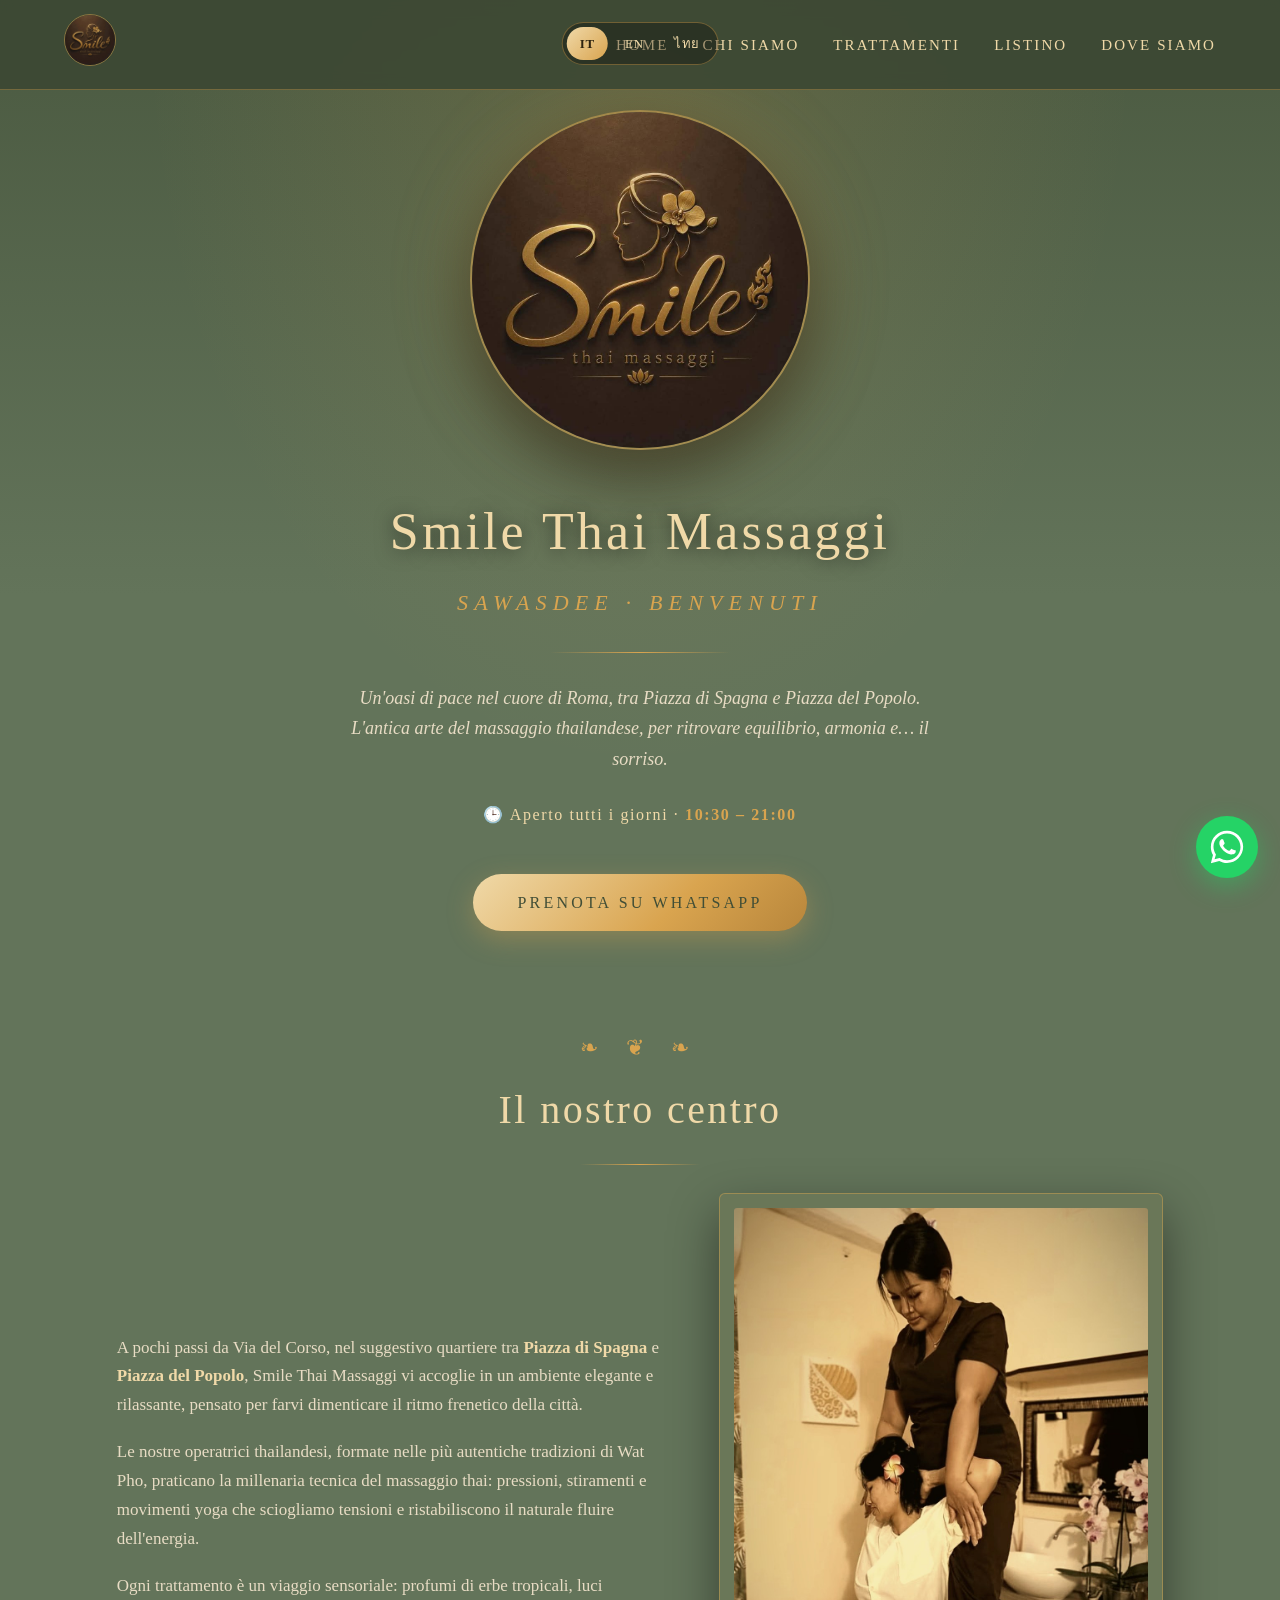
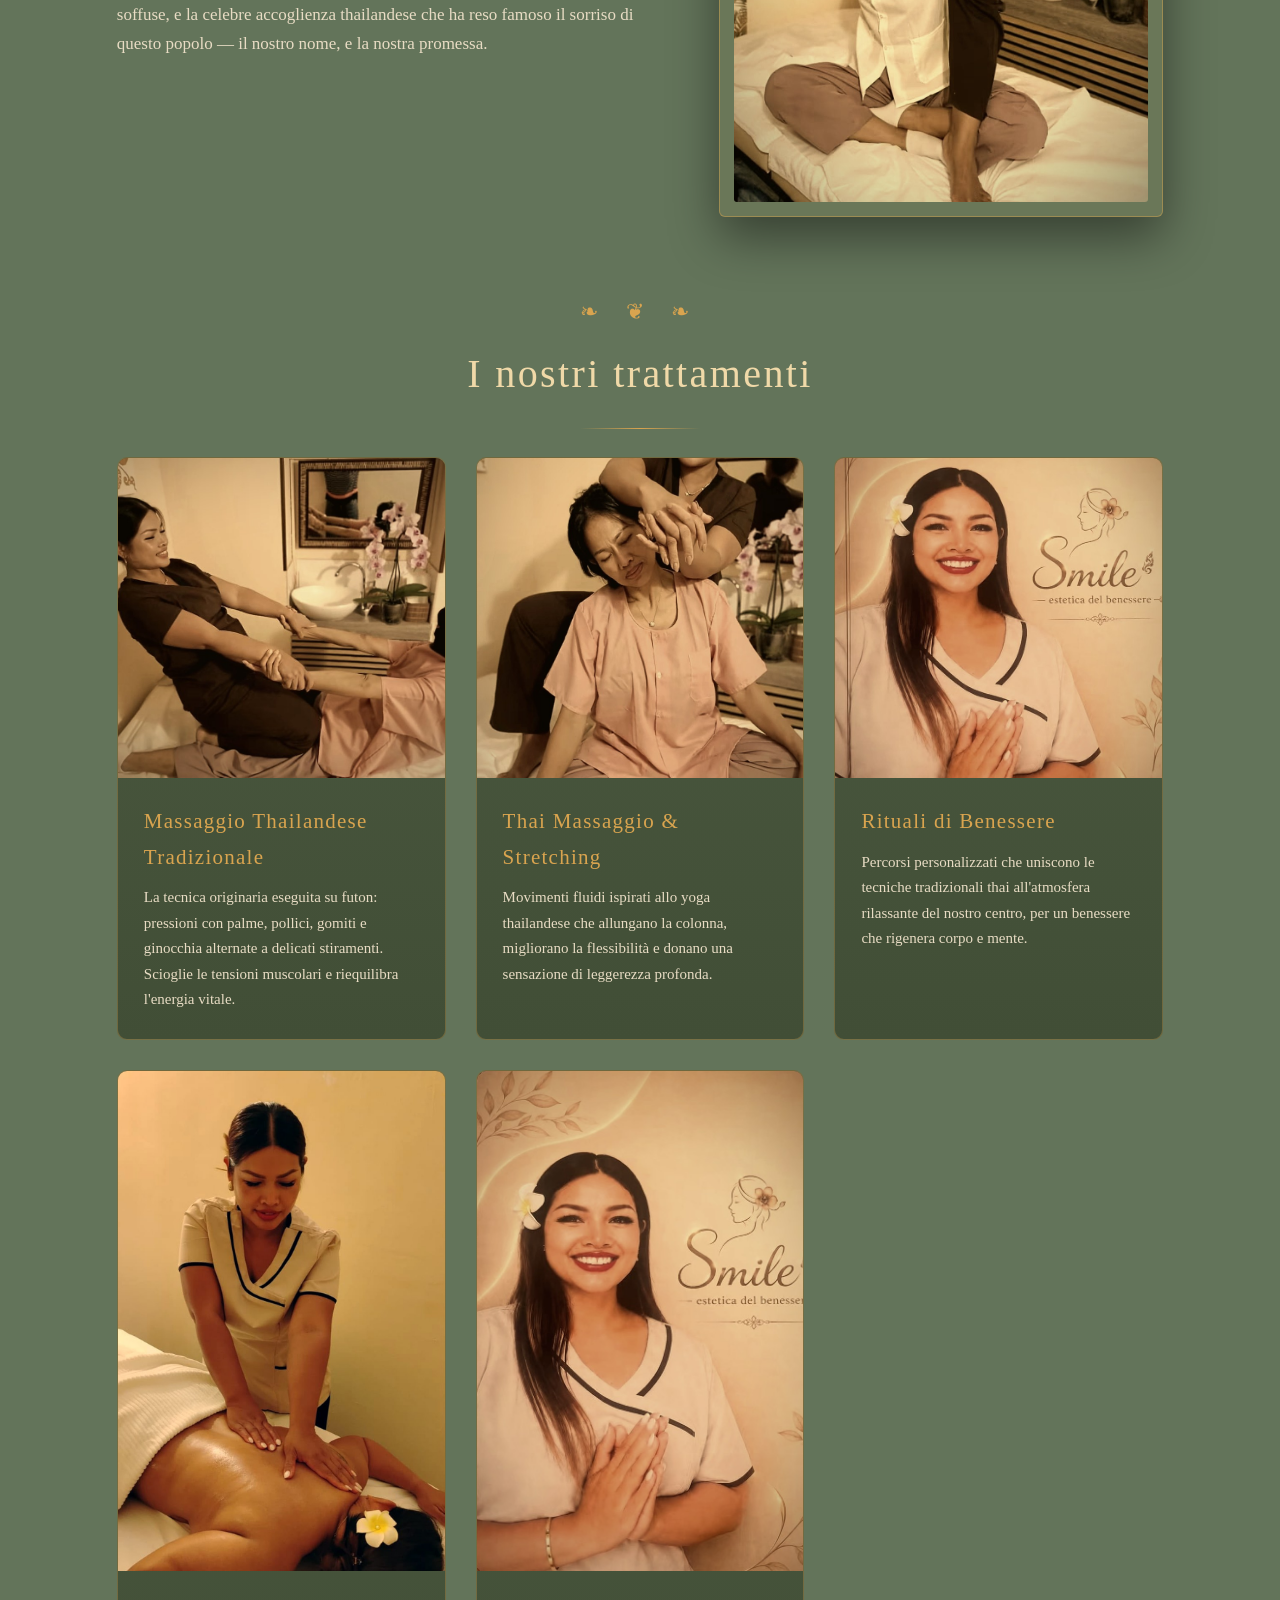
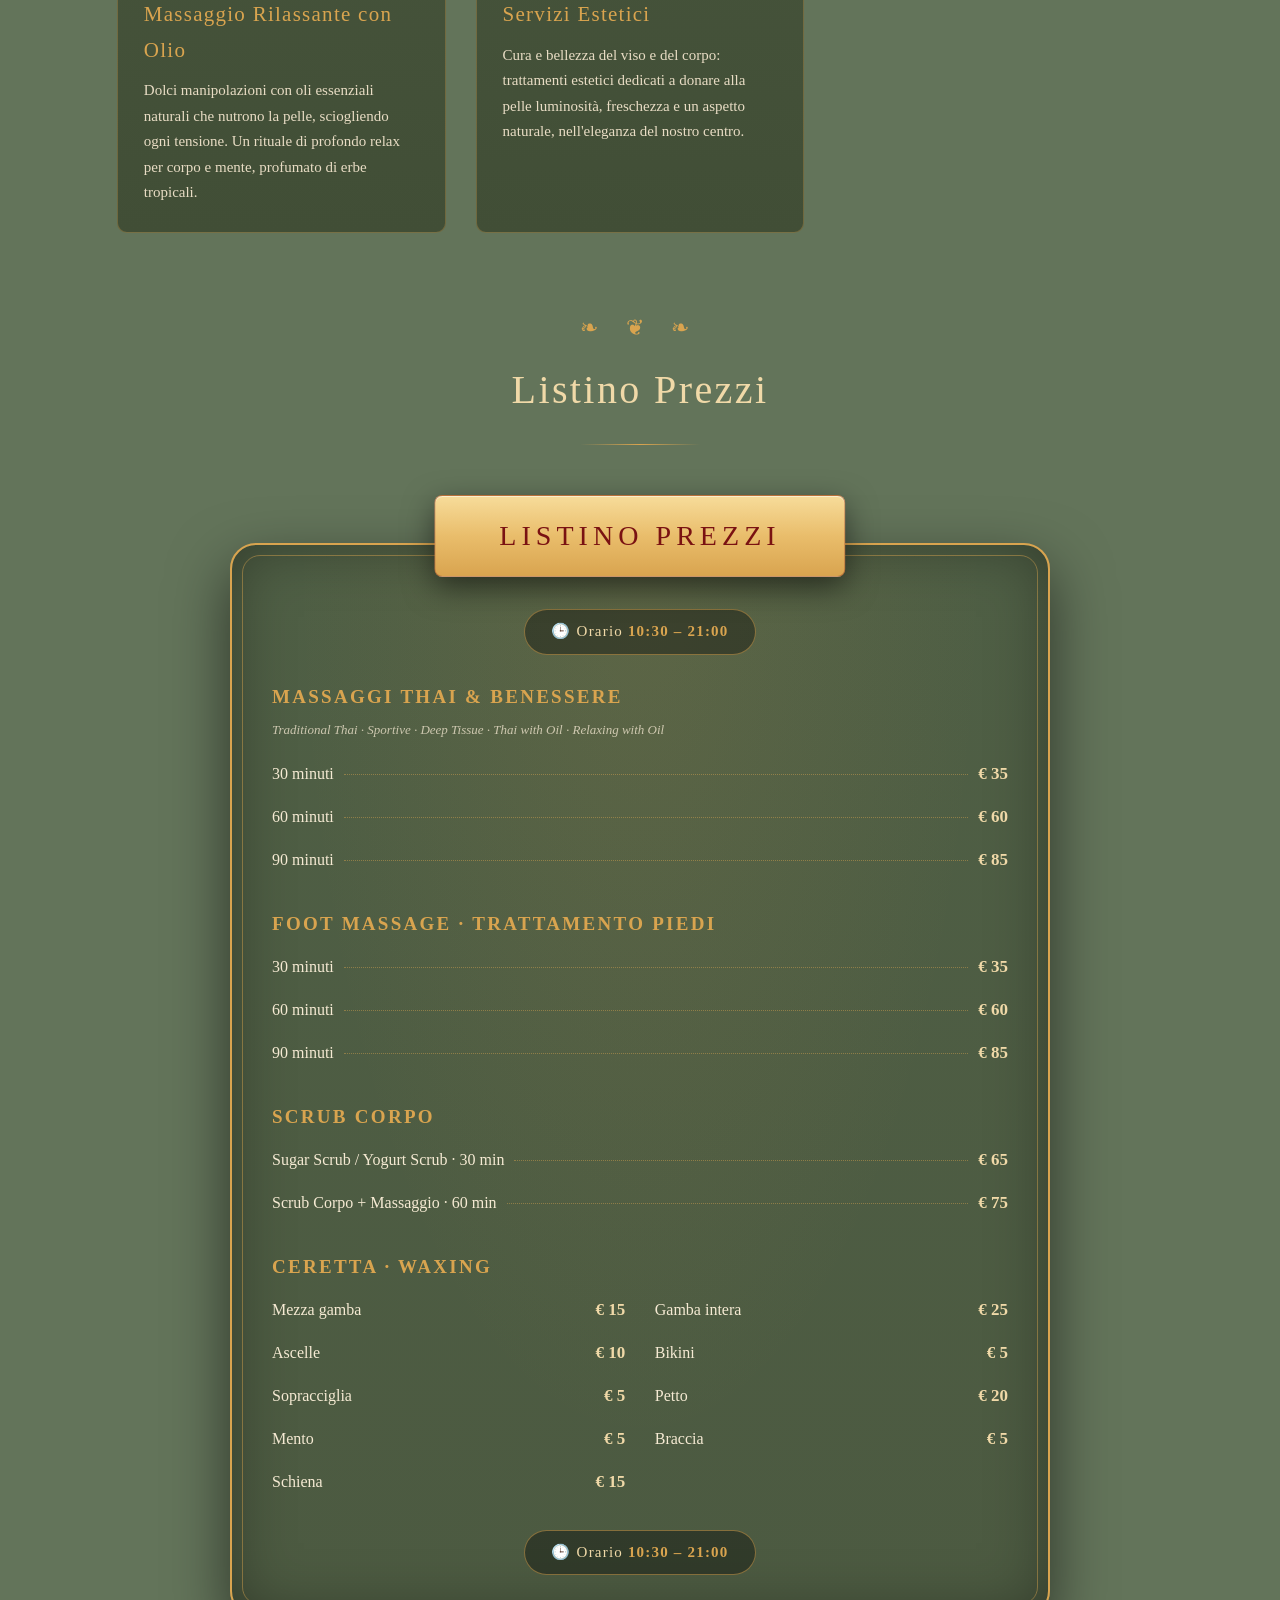
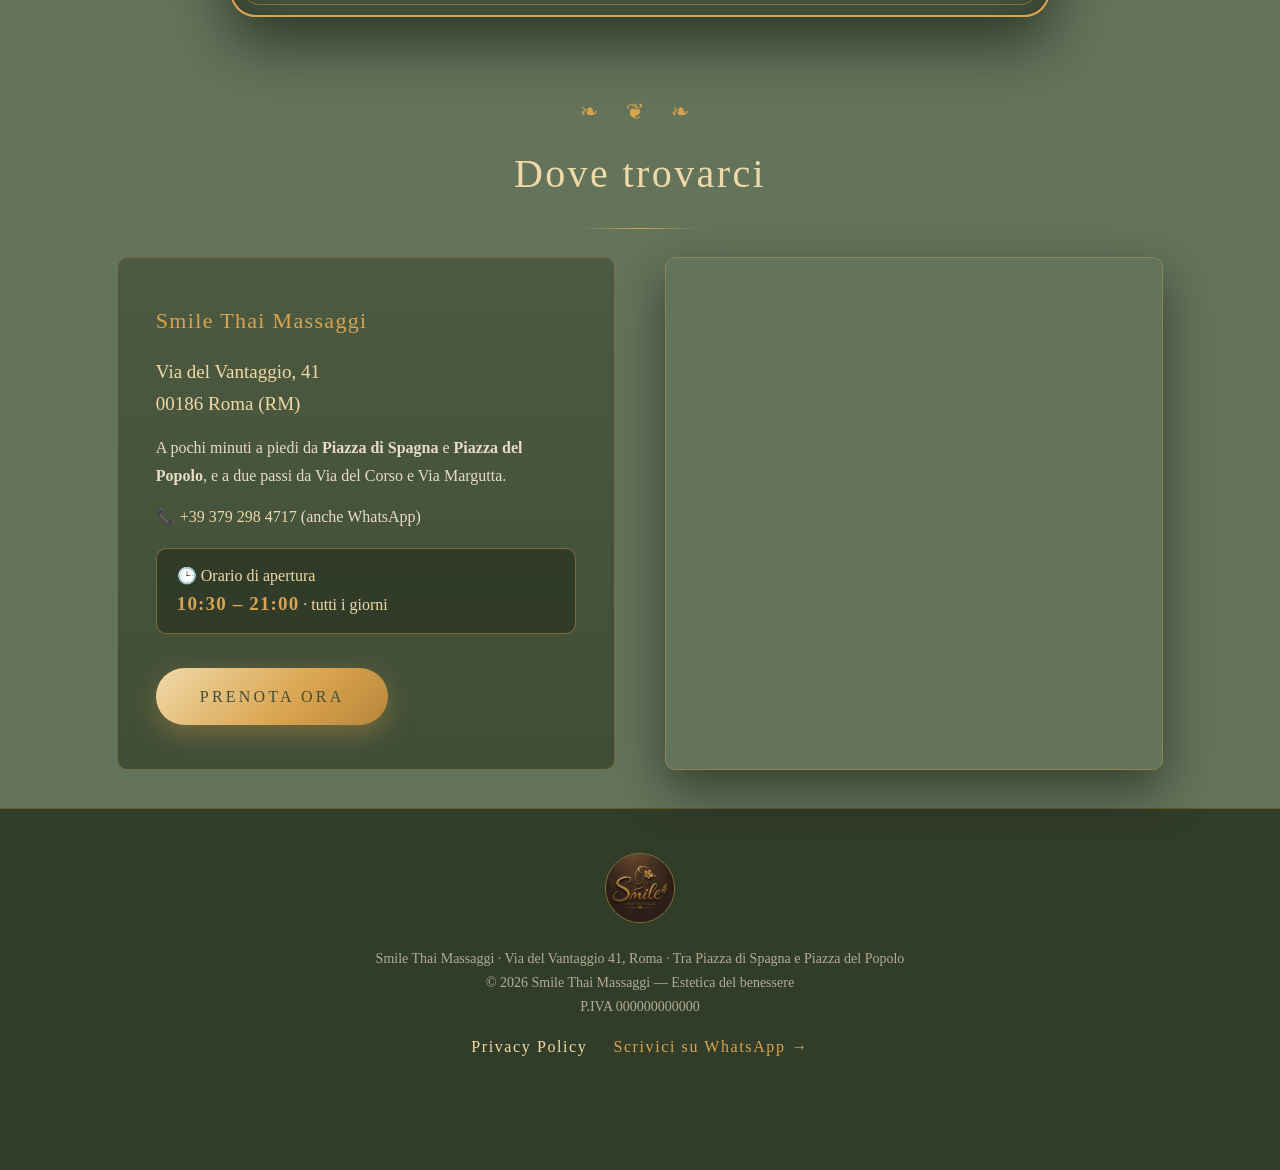
<file: index.html>
<!DOCTYPE html>
<html lang="it">
<head>
<meta charset="UTF-8">
<meta name="viewport" content="width=device-width, initial-scale=1.0">
<title>Smile — Thai Massaggi · Roma · Via del Vantaggio 41</title>
<meta name="description" content="Smile Thai Massaggi: autentico massaggio thailandese nel cuore di Roma, tra Piazza di Spagna e Piazza del Popolo. Via del Vantaggio 41.">
<!-- Torna sempre all'italiano: cancella i cookie di traduzione PRIMA che il widget di Google si inizializzi (salvo scelta diversa già salvata) -->
<script>
(function(){
  try{
    var p = localStorage.getItem('smileLingua');
    if(!p || p === 'it'){
      var h = location.hostname, vs = [';path=/'];
      if(h){ vs.push(';path=/;domain=' + h); vs.push(';path=/;domain=.' + h); }
      for(var i = 0; i < vs.length; i++){
        document.cookie = 'googtrans=;expires=Thu, 01 Jan 1970 00:00:00 UTC' + vs[i];
      }
    }
  }catch(e){}
})();
</script>
<link rel="stylesheet" href="css/style.css">
</head>
<body>

<nav>
  <a href="#top"><img src="img/logo.jpg" alt="Logo Smile Thai Massaggi"></a>
  <ul>
    <li><a href="#top">Home</a></li>
    <li><a href="#chi-siamo">Chi Siamo</a></li>
    <li><a href="#trattamenti">Trattamenti</a></li>
    <li><a href="#listino">Listino</a></li>
    <li><a href="#dove-siamo">Dove Siamo</a></li>
  </ul>
</nav>
<div class="lang-switch" id="langSwitch">
  <button data-lang="it" class="attivo">IT</button>
  <button data-lang="en">EN</button>
  <button data-lang="th">ไทย</button>
</div>
<button class="hamburger" id="hamburger" aria-label="Apri menu" aria-expanded="false">
  <span></span><span></span><span></span>
</button>
<div class="menu-mobile" id="menuMobile">
  <a href="#top">Home</a>
  <a href="#chi-siamo">Chi Siamo</a>
  <a href="#trattamenti">Trattamenti</a>
  <a href="#listino">Listino</a>
  <a href="#dove-siamo">Dove Siamo</a>
  <a href="https://wa.me/393792984717?text=Buongiorno%2C%20vorrei%20prenotare%20un%20massaggio%20presso%20Smile%20Thai%20Massaggi." target="_blank" rel="noopener" class="menu-wa">Prenota su WhatsApp</a>
</div>

<!-- HERO -->
<header class="hero" id="top">
  <img class="logo" src="img/logo.jpg" alt="Smile Thai Massaggi">
  <h1>Smile Thai Massaggi</h1>
  <p class="sawatdee">Sawasdee · Benvenuti</p>
  <div class="divider"></div>
  <p style="max-width:620px;font-size:18px;font-style:italic;">
    Un'oasi di pace nel cuore di Roma, tra Piazza di Spagna e Piazza del Popolo.
    L'antica arte del massaggio thailandese, per ritrovare equilibrio, armonia e… il sorriso.
  </p>
  <p class="orario-hero">🕒 Aperto tutti i giorni · <strong>10:30 – 21:00</strong></p>
  <a class="cta" href="https://wa.me/393792984717?text=Buongiorno%2C%20vorrei%20prenotare%20un%20massaggio%20presso%20Smile%20Thai%20Massaggi." target="_blank" rel="noopener">Prenota su WhatsApp</a>
</header>

<!-- CHI SIAMO -->
<section id="chi-siamo" class="fade-in">
  <div class="sez-titolo">
    <div class="orn">❧ ❦ ❧</div>
    <h2>Il nostro centro</h2>
    <div class="line"></div>
  </div>
  <div class="chi-siamo">
    <div>
      <p>
        A pochi passi da Via del Corso, nel suggestivo quartiere tra <strong style="color:var(--gold-light);">Piazza di Spagna</strong> e
        <strong style="color:var(--gold-light);">Piazza del Popolo</strong>, Smile Thai Massaggi vi accoglie in un ambiente elegante e rilassante,
        pensato per farvi dimenticare il ritmo frenetico della città.
      </p>
      <p>
        Le nostre operatrici thailandesi, formate nelle più autentiche tradizioni di Wat Pho,
        praticano la millenaria tecnica del massaggio thai: pressioni, stiramenti e movimenti
        yoga che sciogliamo tensioni e ristabiliscono il naturale fluire dell'energia.
      </p>
      <p>
        Ogni trattamento è un viaggio sensoriale: profumi di erbe tropicali, luci soffuse,
        e la celebre accoglienza thailandese che ha reso famoso il sorriso di questo popolo —
        il nostro nome, e la nostra promessa.
      </p>
    </div>
    <div class="frame">
      <img src="img/foto1.jpg" alt="Benvenuti da Smile Thai Massaggi">
    </div>
  </div>
</section>

<!-- TRATTAMENTI -->
<section id="trattamenti" class="fade-in">
  <div class="sez-titolo">
    <div class="orn">❧ ❦ ❧</div>
    <h2>I nostri trattamenti</h2>
    <div class="line"></div>
  </div>
  <div class="servizi-grid">
    <div class="card">
      <img src="img/foto2.jpg" alt="Massaggio thailandese tradizionale">
      <div class="corpo">
        <h3>Massaggio Thailandese Tradizionale</h3>
        <p>La tecnica originaria eseguita su futon: pressioni con palme, pollici, gomiti e ginocchia
           alternate a delicati stiramenti. Scioglie le tensioni muscolari e riequilibra l'energia vitale.</p>
      </div>
    </div>
    <div class="card">
      <img src="img/foto3.jpg" alt="Massaggio thai con stretching">
      <div class="corpo">
        <h3>Thai Massaggio &amp; Stretching</h3>
        <p>Movimenti fluidi ispirati allo yoga thailandese che allungano la colonna, migliorano
           la flessibilità e donano una sensazione di leggerezza profonda.</p>
      </div>
    </div>
    <div class="card">
      <img src="img/foto4.jpg" alt="Rituali di benessere">
      <div class="corpo">
        <h3>Rituali di Benessere</h3>
        <p>Percorsi personalizzati che uniscono le tecniche tradizionali thai all'atmosfera rilassante
           del nostro centro, per un benessere che rigenera corpo e mente.</p>
      </div>
    </div>
    <div class="card">
      <img src="img/olio.jpg" alt="Massaggio rilassante con olio" class="olio alto">
      <div class="corpo">
        <h3>Massaggio Rilassante con Olio</h3>
        <p>Dolci manipolazioni con oli essenziali naturali che nutrono la pelle, sciogliendo ogni tensione.
           Un rituale di profondo relax per corpo e mente, profumato di erbe tropicali.</p>
      </div>
    </div>
    <div class="card">
      <img src="img/foto4.jpg" alt="Servizi estetici" class="alto">
      <div class="corpo">
        <h3>Servizi Estetici</h3>
        <p>Cura e bellezza del viso e del corpo: trattamenti estetici dedicati a donare alla pelle
           luminosità, freschezza e un aspetto naturale, nell'eleganza del nostro centro.</p>
      </div>
    </div>
  </div>
</section>

<!-- LISTINO PREZZI -->
<section id="listino" class="fade-in">
  <div class="sez-titolo">
    <div class="orn">❧ ❦ ❧</div>
    <h2>Listino Prezzi</h2>
    <div class="line"></div>
  </div>
  <div class="listino-wrap">
    <div class="listino-banner">Listino Prezzi</div>
    <div class="listino-cornice">
      <div class="listino-contenuto">
        <p class="orario-pill">🕒 Orario <strong>10:30 – 21:00</strong></p>

        <div class="cat">
          <h4>Massaggi Thai &amp; Benessere</h4>
          <p class="cat-sub">Traditional Thai · Sportive · Deep Tissue · Thai with Oil · Relaxing with Oil</p>
          <div class="riga"><span>30 minuti</span><i></i><b>€ 35</b></div>
          <div class="riga"><span>60 minuti</span><i></i><b>€ 60</b></div>
          <div class="riga"><span>90 minuti</span><i></i><b>€ 85</b></div>
        </div>

        <div class="cat">
          <h4>Foot Massage · Trattamento Piedi</h4>
          <div class="riga"><span>30 minuti</span><i></i><b>€ 35</b></div>
          <div class="riga"><span>60 minuti</span><i></i><b>€ 60</b></div>
          <div class="riga"><span>90 minuti</span><i></i><b>€ 85</b></div>
        </div>

        <div class="cat">
          <h4>Scrub Corpo</h4>
          <div class="riga"><span>Sugar Scrub / Yogurt Scrub · 30 min</span><i></i><b>€ 65</b></div>
          <div class="riga"><span>Scrub Corpo + Massaggio · 60 min</span><i></i><b>€ 75</b></div>
        </div>

        <div class="cat">
          <h4>Ceretta · Waxing</h4>
          <div class="due-col-wrap">
            <div class="riga due-col"><span>Mezza gamba</span><b>€ 15</b></div>
            <div class="riga due-col"><span>Gamba intera</span><b>€ 25</b></div>
            <div class="riga due-col"><span>Ascelle</span><b>€ 10</b></div>
            <div class="riga due-col"><span>Bikini</span><b>€ 5</b></div>
            <div class="riga due-col"><span>Sopracciglia</span><b>€ 5</b></div>
            <div class="riga due-col"><span>Petto</span><b>€ 20</b></div>
            <div class="riga due-col"><span>Mento</span><b>€ 5</b></div>
            <div class="riga due-col"><span>Braccia</span><b>€ 5</b></div>
            <div class="riga due-col"><span>Schiena</span><b>€ 15</b></div>
          </div>
        </div>

        <p class="orario-pill">🕒 Orario <strong>10:30 – 21:00</strong></p>
      </div>
    </div>
  </div>
</section>

<!-- DOVE SIAMO -->
<section id="dove-siamo" class="fade-in">
  <div class="sez-titolo">
    <div class="orn">❧ ❦ ❧</div>
    <h2>Dove trovarci</h2>
    <div class="line"></div>
  </div>
  <div class="dove">
    <div class="info">
      <h3>Smile Thai Massaggi</h3>
      <p class="indirizzo">Via del Vantaggio, 41<br>00186 Roma (RM)</p>
      <p>A pochi minuti a piedi da <strong>Piazza di Spagna</strong> e <strong>Piazza del Popolo</strong>,
         e a due passi da Via del Corso e Via Margutta.</p>
      <p>📞 <a href="https://wa.me/393792984717" style="color:var(--gold-light);text-decoration:none;">+39 379 298 4717</a> (anche WhatsApp)</p>
      <p class="orario-info">🕒 Orario di apertura<br><strong>10:30 – 21:00</strong> · tutti i giorni</p>
      <a class="cta" style="margin-top:20px;" href="https://wa.me/393792984717?text=Buongiorno%2C%20vorrei%20prenotare%20un%20massaggio." target="_blank" rel="noopener">Prenota ora</a>
    </div>
    <div class="mappa">
      <iframe
        title="Mappa Smile Thai Massaggi — Via del Vantaggio 41, Roma"
        src="https://www.google.com/maps?q=Via%20del%20Vantaggio%2041%2C%2000186%20Roma%20RM%2C%20Italia&z=16&output=embed"
        loading="lazy" referrerpolicy="no-referrer-when-downgrade" allowfullscreen></iframe>
    </div>
  </div>
</section>

<footer>
  <img src="img/logo.jpg" alt="Smile Thai Massaggi">
  <p>Smile Thai Massaggi · Via del Vantaggio 41, Roma · Tra Piazza di Spagna e Piazza del Popolo</p>
  <p>© 2026 Smile Thai Massaggi — Estetica del benessere</p>
  <p>P.IVA 000000000000</p>
  <a class="privacy-link" href="privacy.html">Privacy Policy</a>
  <a class="wa-footer" href="https://wa.me/393792984717" target="_blank" rel="noopener">Scrivici su WhatsApp →</a>
</footer>

<!-- Google Translate (motore nascosto, usato dai pulsanti lingua) -->
<div id="google_translate_element" style="display:none"></div>
<script>
function googleTranslateElementInit(){
  new google.translate.TranslateElement({pageLanguage:'it',includedLanguages:'en,th',autoDisplay:false},'google_translate_element');
}
</script>
<script src="https://translate.google.com/translate_a/element.js?cb=googleTranslateElementInit"></script>

<!-- Pulsante WhatsApp flottante -->
<a class="wa-float" href="https://wa.me/393792984717?text=Buongiorno%2C%20vorrei%20informazioni%20sui%20vostri%20massaggi."
   target="_blank" rel="noopener" aria-label="Contattaci su WhatsApp">
  <svg viewBox="0 0 32 32"><path d="M16 .8C7.6.8.8 7.6.8 16c0 2.7.7 5.3 2 7.5L.8 31.2l7.9-2.1c2.2 1.2 4.7 1.9 7.3 1.9 8.4 0 15.2-6.8 15.2-15.2S24.4.8 16 .8zm0 27.7c-2.3 0-4.6-.6-6.5-1.8l-.5-.3-4.7 1.2 1.3-4.6-.3-.5c-1.3-2-2-4.4-2-6.9C3.3 9 9 3.3 16 3.3S28.7 9 28.7 16 23 28.5 16 28.5zm7-9.5c-.4-.2-2.3-1.1-2.6-1.2-.3-.1-.6-.2-.8.2-.2.4-.9 1.2-1.1 1.4-.2.2-.4.3-.8.1-.4-.2-1.6-.6-3.1-1.9-1.1-1-1.9-2.3-2.1-2.6-.2-.4 0-.6.2-.8.2-.2.4-.4.6-.7.2-.2.3-.4.4-.7.1-.3.1-.5 0-.7-.1-.2-.8-2-1.1-2.8-.3-.7-.6-.6-.8-.6h-.7c-.2 0-.7.1-1 .5-.3.4-1.3 1.3-1.3 3.2s1.3 3.7 1.5 4c.2.3 2.6 4 6.4 5.6.9.4 1.6.6 2.2.8.9.3 1.8.2 2.5.1.8-.1 2.3-.9 2.6-1.8.3-.9.3-1.7.2-1.8-.1-.2-.4-.3-.8-.5z"/></svg>
</a>

<script src="js/script.js"></script>
</body>
</html>
</file>
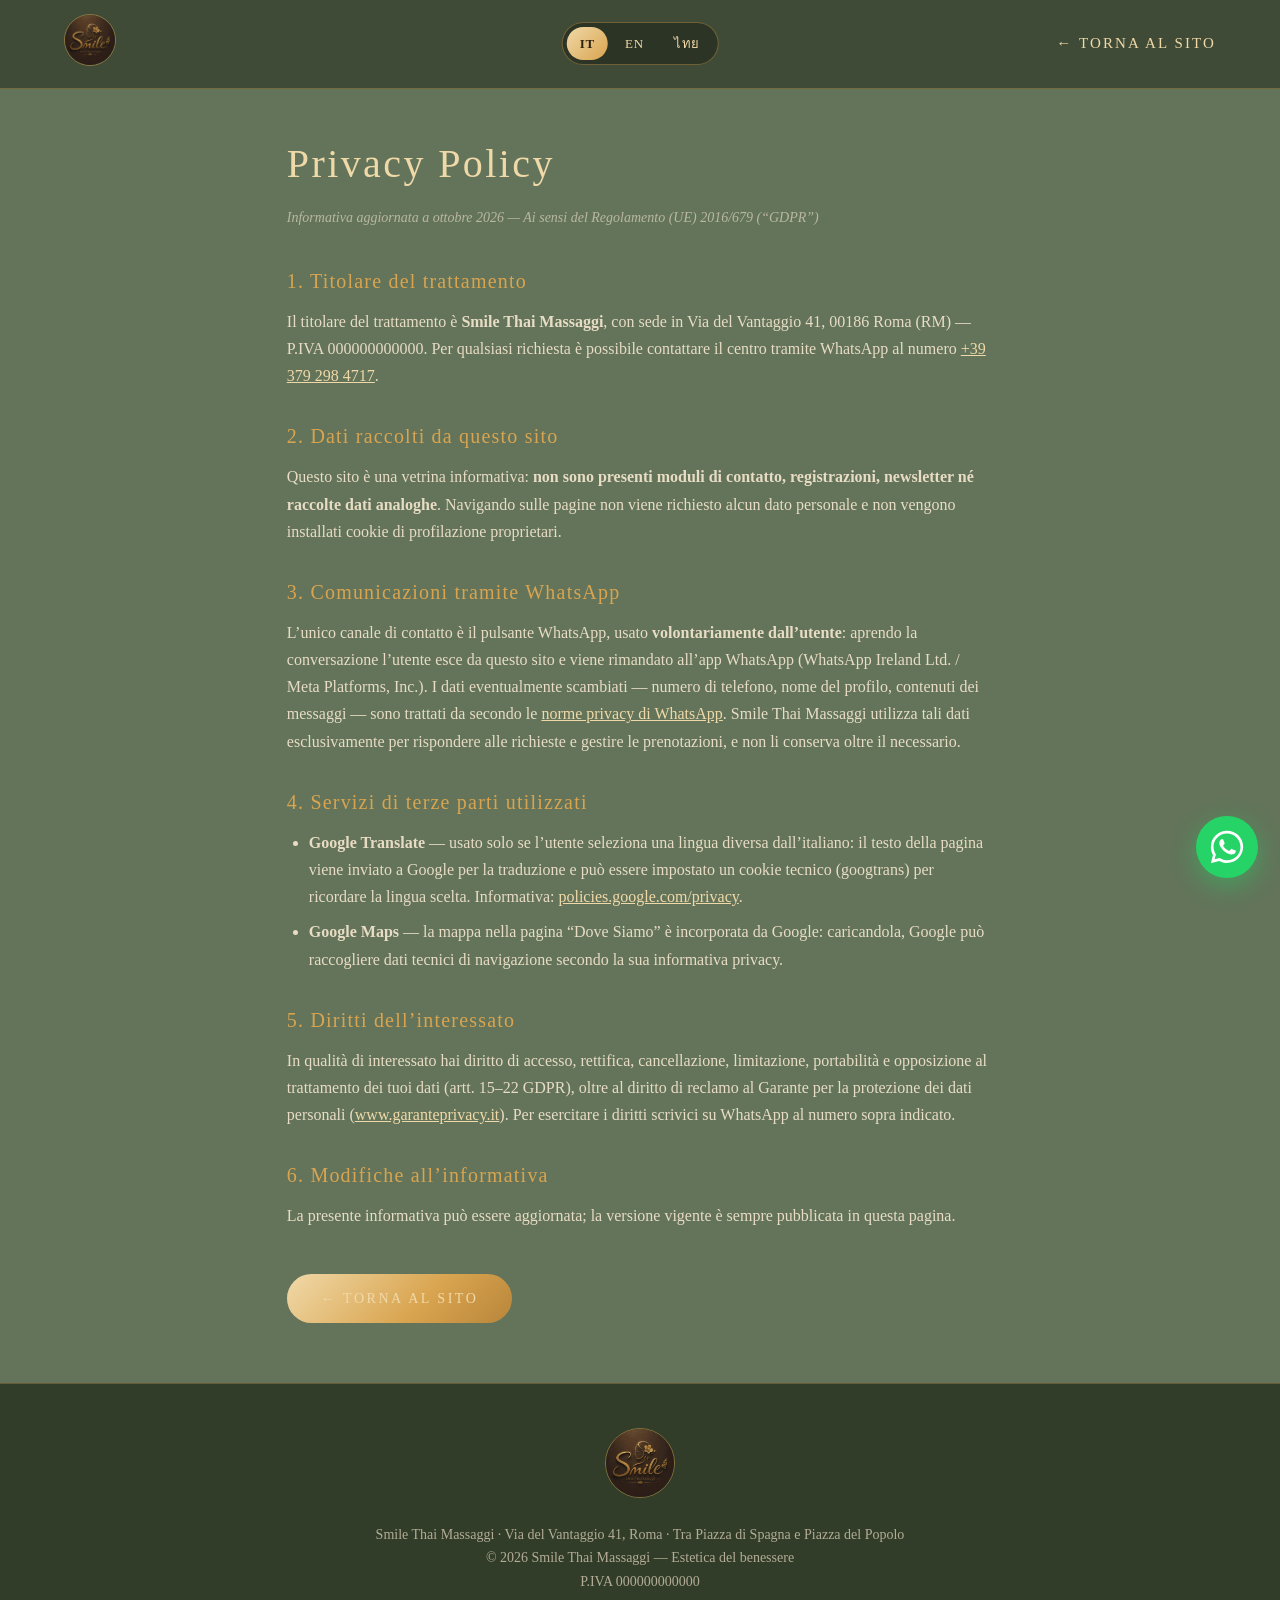
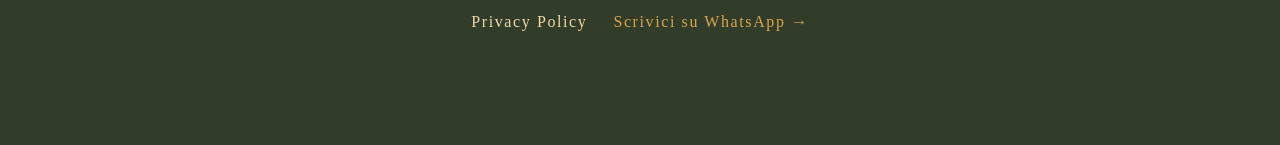
<file: privacy.html>
<!DOCTYPE html>
<html lang="it">
<head>
<meta charset="UTF-8">
<meta name="viewport" content="width=device-width, initial-scale=1.0">
<title>Privacy Policy — Smile Thai Massaggi · Roma</title>
<meta name="description" content="Informativa privacy di Smile Thai Massaggi, Via del Vantaggio 41, Roma: nessun modulo né raccolta dati sul sito; comunicazioni solo via WhatsApp su iniziativa dell'utente.">
<!-- Torna sempre all'italiano: cancella i cookie di traduzione PRIMA che il widget di Google si inizializzi (salvo scelta diversa già salvata) -->
<script>
(function(){
  try{
    var p = localStorage.getItem('smileLingua');
    if(!p || p === 'it'){
      var h = location.hostname, vs = [';path=/'];
      if(h){ vs.push(';path=/;domain=' + h); vs.push(';path=/;domain=.' + h); }
      for(var i = 0; i < vs.length; i++){
        document.cookie = 'googtrans=;expires=Thu, 01 Jan 1970 00:00:00 UTC' + vs[i];
      }
    }
  }catch(e){}
})();
</script>
<link rel="stylesheet" href="css/style.css">
</head>
<body>

<div class="privacy-topbar">
  <a href="index.html"><img src="img/logo.jpg" alt="Logo Smile Thai Massaggi"></a>
  <a class="home-link" href="index.html">← Torna al sito</a>
</div>
<div class="lang-switch" id="langSwitch">
  <button data-lang="it" class="attivo">IT</button>
  <button data-lang="en">EN</button>
  <button data-lang="th">ไทย</button>
</div>

<main class="privacy-wrap">
  <h1>Privacy Policy</h1>
  <p class="aggiornato">Informativa aggiornata a ottobre 2026 — Ai sensi del Regolamento (UE) 2016/679 (“GDPR”)</p>

  <h3>1. Titolare del trattamento</h3>
  <p>
    Il titolare del trattamento è <strong>Smile Thai Massaggi</strong>, con sede in Via del Vantaggio 41,
    00186 Roma (RM) — P.IVA 000000000000. Per qualsiasi richiesta è possibile contattare il centro
    tramite WhatsApp al numero <a href="https://wa.me/393792984717">+39 379 298 4717</a>.
  </p>

  <h3>2. Dati raccolti da questo sito</h3>
  <p>
    Questo sito è una vetrina informativa: <strong>non sono presenti moduli di contatto, registrazioni,
    newsletter né raccolte dati analoghe</strong>. Navigando sulle pagine non viene richiesto alcun dato
    personale e non vengono installati cookie di profilazione proprietari.
  </p>

  <h3>3. Comunicazioni tramite WhatsApp</h3>
  <p>
    L’unico canale di contatto è il pulsante WhatsApp, usato <strong>volontariamente dall’utente</strong>:
    aprendo la conversazione l’utente esce da questo sito e viene rimandato all’app WhatsApp
    (WhatsApp Ireland Ltd. / Meta Platforms, Inc.). I dati eventualmente scambiati — numero di telefono,
    nome del profilo, contenuti dei messaggi — sono trattati da secondo le
    <a href="https://www.whatsapp.com/legal/privacy-policy" target="_blank" rel="noopener">norme privacy di WhatsApp</a>.
    Smile Thai Massaggi utilizza tali dati esclusivamente per rispondere alle richieste e gestire le
    prenotazioni, e non li conserva oltre il necessario.
  </p>

  <h3>4. Servizi di terze parti utilizzati</h3>
  <ul>
    <li>
      <strong>Google Translate</strong> — usato solo se l’utente seleziona una lingua diversa dall’italiano:
      il testo della pagina viene inviato a Google per la traduzione e può essere impostato un cookie
      tecnico (googtrans) per ricordare la lingua scelta. Informativa:
      <a href="https://policies.google.com/privacy" target="_blank" rel="noopener">policies.google.com/privacy</a>.
    </li>
    <li>
      <strong>Google Maps</strong> — la mappa nella pagina “Dove Siamo” è incorporata da Google: caricandola,
      Google può raccogliere dati tecnici di navigazione secondo la sua informativa privacy.
    </li>
  </ul>

  <h3>5. Diritti dell’interessato</h3>
  <p>
    In qualità di interessato hai diritto di accesso, rettifica, cancellazione, limitazione, portabilità
    e opposizione al trattamento dei tuoi dati (artt. 15–22 GDPR), oltre al diritto di reclamo al
    Garante per la protezione dei dati personali (<a href="https://www.garanteprivacy.it" target="_blank" rel="noopener">www.garanteprivacy.it</a>).
    Per esercitare i diritti scrivici su WhatsApp al numero sopra indicato.
  </p>

  <h3>6. Modifiche all’informativa</h3>
  <p>
    La presente informativa può essere aggiornata; la versione vigente è sempre pubblicata in questa pagina.
  </p>

  <a class="privacy-back" href="index.html">← Torna al sito</a>
</main>

<footer>
  <img src="img/logo.jpg" alt="Smile Thai Massaggi">
  <p>Smile Thai Massaggi · Via del Vantaggio 41, Roma · Tra Piazza di Spagna e Piazza del Popolo</p>
  <p>© 2026 Smile Thai Massaggi — Estetica del benessere</p>
  <p>P.IVA 000000000000</p>
  <a class="privacy-link" href="privacy.html">Privacy Policy</a>
  <a class="wa-footer" href="https://wa.me/393792984717" target="_blank" rel="noopener">Scrivici su WhatsApp →</a>
</footer>

<!-- Google Translate (motore nascosto, usato dai pulsanti lingua) -->
<div id="google_translate_element" style="display:none"></div>
<script>
function googleTranslateElementInit(){
  new google.translate.TranslateElement({pageLanguage:'it',includedLanguages:'en,th',autoDisplay:false},'google_translate_element');
}
</script>
<script src="https://translate.google.com/translate_a/element.js?cb=googleTranslateElementInit"></script>

<!-- Pulsante WhatsApp flottante -->
<a class="wa-float" href="https://wa.me/393792984717?text=Buongiorno%2C%20vorrei%20informazioni%20sui%20vostri%20massaggi."
   target="_blank" rel="noopener" aria-label="Contattaci su WhatsApp">
  <svg viewBox="0 0 32 32"><path d="M16 .8C7.6.8.8 7.6.8 16c0 2.7.7 5.3 2 7.5L.8 31.2l7.9-2.1c2.2 1.2 4.7 1.9 7.3 1.9 8.4 0 15.2-6.8 15.2-15.2S24.4.8 16 .8zm0 27.7c-2.3 0-4.6-.6-6.5-1.8l-.5-.3-4.7 1.2 1.3-4.6-.3-.5c-1.3-2-2-4.4-2-6.9C3.3 9 9 3.3 16 3.3S28.7 9 28.7 16 23 28.5 16 28.5zm7-9.5c-.4-.2-2.3-1.1-2.6-1.2-.3-.1-.6-.2-.8.2-.2.4-.9 1.2-1.1 1.4-.2.2-.4.3-.8.1-.4-.2-1.6-.6-3.1-1.9-1.1-1-1.9-2.3-2.1-2.6-.2-.4 0-.6.2-.8.2-.2.4-.4.6-.7.2-.2.3-.4.4-.7.1-.3.1-.5 0-.7-.1-.2-.8-2-1.1-2.8-.3-.7-.6-.6-.8-.6h-.7c-.2 0-.7.1-1 .5-.3.4-1.3 1.3-1.3 3.2s1.3 3.7 1.5 4c.2.3 2.6 4 6.4 5.6.9.4 1.6.6 2.2.8.9.3 1.8.2 2.5.1.8-.1 2.3-.9 2.6-1.8.3-.9.3-1.7.2-1.8-.1-.2-.4-.3-.8-.5z"/></svg>
</a>

<script src="js/script.js"></script>
</body>
</html>
</file>
<file: css/style.css>
:root{
    --brown:#63745a;
    --brown-2:#4c5a41;
    --gold:#d9a44f;
    --gold-light:#f0d9a8;
    --cream:#f5ead3;
    --text:#e8dcc4;
  }
  *{margin:0;padding:0;box-sizing:border-box;}
  html{scroll-behavior:smooth;}
  body{
    font-family:Georgia,'Times New Roman',serif;
    background:var(--brown);
    color:var(--text);
    line-height:1.7;
  }
  h1,h2,h3{font-weight:normal;letter-spacing:.06em;}

  /* ---------- NAV ---------- */
  nav{
    position:fixed;top:0;left:0;right:0;z-index:100;
    display:flex;align-items:center;justify-content:space-between;
    padding:14px 5%;
    background:rgba(60,72,52,.92);
    backdrop-filter:blur(8px);
    border-bottom:1px solid rgba(217,164,79,.35);
  }
  nav img{height:52px;width:auto;border-radius:50%;border:1px solid rgba(217,164,79,.5);}
  nav ul{display:flex;gap:34px;list-style:none;}
  nav a{color:var(--gold-light);text-decoration:none;font-size:15px;letter-spacing:.14em;text-transform:uppercase;transition:color .3s;}
  nav a:hover{color:var(--gold);}
  @media(max-width:760px){nav ul{display:none;}}
  .hamburger{display:none;}
  .menu-mobile{display:none;}

  /* Selettore lingua: elemento indipendente dalla nav (sempre visibile, anche su mobile) */
  .lang-switch{
    position:fixed;top:22px;left:50%;transform:translateX(-50%);
    z-index:210;
    display:flex;gap:4px;
    padding:4px;border-radius:30px;
    background:rgba(0,0,0,.3);
    border:1px solid rgba(217,164,79,.4);
  }
  .lang-switch button{
    padding:6px 13px;border:none;border-radius:24px;cursor:pointer;
    background:transparent;color:var(--gold-light);
    font-family:inherit;font-size:13px;letter-spacing:.06em;
    transition:background .3s,color .3s;
  }
  .lang-switch button:hover{color:var(--gold);}
  .lang-switch button.attivo{
    background:linear-gradient(135deg,var(--gold-light),var(--gold));
    color:#2e2410;font-weight:bold;
  }
  /* nascondi la barra in cima che Google Translate aggiunge alla pagina */
  .goog-te-banner-frame,.goog-te-balloon-frame{display:none!important;}
  body{top:0!important;}
  .skiptranslate iframe{display:none!important;}
  .goog-te-gadget{font-size:0!important;}

  /* ---------- HERO ---------- */
  .hero{
    min-height:88vh;
    display:flex;flex-direction:column;align-items:center;justify-content:center;
    text-align:center;
    background:
      radial-gradient(ellipse at 50% 0%, rgba(217,164,79,.16), transparent 55%),
      linear-gradient(180deg, #4a5940 0%, var(--brown) 60%);
    padding:110px 20px 60px;
  }
  .hero img.logo{
    width:min(340px,72vw);
    border-radius:50%;
    border:2px solid rgba(217,164,79,.55);
    box-shadow:0 0 80px rgba(217,164,79,.28), 0 24px 60px rgba(0,0,0,.55);
  }
  .hero h1{
    margin-top:38px;
    font-size:clamp(30px,5vw,52px);
    color:var(--gold-light);
    text-shadow:0 2px 18px rgba(0,0,0,.6);
  }
  .hero .sawatdee{
    margin-top:8px;font-style:italic;color:var(--gold);
    font-size:clamp(17px,2.4vw,22px);letter-spacing:.28em;text-transform:uppercase;
  }
  .hero .divider{
    width:180px;height:1px;margin:30px auto;
    background:linear-gradient(90deg,transparent,var(--gold),transparent);
  }
  .cta{
    display:inline-block;margin-top:6px;
    padding:15px 44px;
    color:#414e36;font-size:16px;letter-spacing:.2em;text-transform:uppercase;text-decoration:none;
    background:linear-gradient(135deg,var(--gold-light),var(--gold) 60%,#b8863b);
    border-radius:40px;
    box-shadow:0 8px 26px rgba(217,164,79,.35);
    transition:transform .3s, box-shadow .3s;
  }
  .cta:hover{transform:translateY(-3px);box-shadow:0 14px 34px rgba(217,164,79,.5);}
  .orario-hero{
    margin:26px 0 40px;font-size:16px;letter-spacing:.1em;color:var(--gold-light);
    white-space:nowrap;
  }
  @media(max-width:480px){
    .orario-hero{font-size:12.5px;letter-spacing:.02em;margin:22px 0 34px;padding:0 70px 0 10px;}
  }
  .orario-hero strong{color:var(--gold);}

  /* ---------- SEZIONI ---------- */
  section{padding:38px 6%;max-width:1200px;margin:0 auto;}
  .sez-titolo{text-align:center;margin-bottom:28px;}
  .sez-titolo .orn{color:var(--gold);font-size:22px;letter-spacing:.5em;}
  .sez-titolo h2{font-size:clamp(26px,3.6vw,40px);color:var(--gold-light);margin-top:10px;}
  .sez-titolo .line{
    width:120px;height:1px;margin:20px auto 0;
    background:linear-gradient(90deg,transparent,var(--gold),transparent);
  }

  /* Chi siamo */
  .chi-siamo{display:grid;grid-template-columns:1.1fr .9fr;gap:60px;align-items:center;}
  @media(max-width:860px){.chi-siamo{grid-template-columns:1fr;}}
  .chi-siamo p{margin-bottom:18px;color:var(--text);font-size:17px;}
  .chi-siamo .frame{
    padding:14px;border:1px solid rgba(217,164,79,.45);border-radius:6px;
    background:rgba(217,164,79,.06);
    box-shadow:0 20px 50px rgba(0,0,0,.45);
  }
  .chi-siamo img{width:100%;display:block;border-radius:3px;}

  /* Servizi */
  .servizi-grid{display:grid;grid-template-columns:repeat(3,1fr);gap:30px;}
  @media(max-width:860px){.servizi-grid{grid-template-columns:1fr;}}
  .card{
    background:linear-gradient(180deg,var(--brown-2),#414e36);
    border:1px solid rgba(217,164,79,.3);
    border-radius:10px;overflow:hidden;
    transition:transform .35s, border-color .35s;
  }
  .card:hover{transform:translateY(-8px);border-color:var(--gold);}
  .card img{width:100%;height:320px;object-fit:cover;display:block;}
  .card img.alto{height:500px;}
  .card img.olio{object-position:center 26%;}
  .card .corpo{padding:26px;}
  .card h3{color:var(--gold);font-size:21px;margin-bottom:10px;}
  .card p{font-size:15px;color:var(--text);}

  /* Listino prezzi */
  .listino-wrap{
    max-width:820px;margin:0 auto;position:relative;
    padding-top:70px;
  }
  .listino-banner{
    position:absolute;top:22px;left:50%;transform:translateX(-50%);
    z-index:2;white-space:nowrap;
    padding:16px 64px;
    background:linear-gradient(180deg,#f7dc9a 0%,#e9bd6b 50%,#d9a44f 100%);
    color:#7a1212;
    font-size:clamp(20px,3vw,28px);letter-spacing:.18em;text-transform:uppercase;
    text-align:center;
    border-radius:8px;
    border:1px solid rgba(122,18,18,.35);
    box-shadow:0 10px 30px rgba(0,0,0,.5), inset 0 1px 0 rgba(255,255,255,.5);
  }
  .listino-cornice{
    background:
      radial-gradient(ellipse at 50% 0%, rgba(217,164,79,.10), transparent 60%),
      linear-gradient(180deg, #4f5f45 0%, #4c5a41 100%);
    border:2px solid var(--gold);
    border-radius:26px;
    padding:64px 40px 40px;
    box-shadow:0 24px 60px rgba(0,0,0,.55), inset 0 0 60px rgba(0,0,0,.35);
    position:relative;
  }
  .listino-cornice::before{
    content:"";
    position:absolute;inset:10px;
    border:1px solid rgba(217,164,79,.45);
    border-radius:18px;
    pointer-events:none;
  }
  .listino-contenuto{
    border-radius:14px;
    display:flex;flex-direction:column;gap:26px;
    color:var(--cream);
  }
  .orario-pill{
    align-self:center;
    padding:9px 26px;border-radius:40px;
    background:rgba(0,0,0,.35);
    border:1px solid rgba(217,164,79,.5);
    color:var(--gold-light);font-size:15px;letter-spacing:.08em;
    white-space:nowrap;
  }
  @media(max-width:480px){
    .orario-pill{font-size:12px;letter-spacing:.02em;padding:8px 16px;}
  }
  .orario-pill strong{color:var(--gold);}
  .cat h4{
    color:var(--gold);font-size:19px;letter-spacing:.12em;text-transform:uppercase;
    margin-bottom:6px;
  }
  .cat-sub{font-size:13px;font-style:italic;color:rgba(245,234,211,.75);margin-bottom:12px;}
  .riga{
    display:flex;align-items:baseline;gap:10px;
    padding:7px 0;font-size:16px;
  }
  .riga span{color:var(--cream);}
  .riga i{
    flex:1;border-bottom:1px dotted rgba(217,164,79,.45);
    transform:translateY(-4px);
  }
  .riga b{color:var(--gold-light);font-weight:bold;white-space:nowrap;font-size:17px;}
  .riga.due-col{justify-content:space-between;}
  .riga.due-col b{margin-left:24px;}
  .due-col-wrap{display:flex;flex-wrap:wrap;justify-content:space-between;}
  .due-col-wrap .riga.due-col{width:100%;}
  @media(min-width:640px){
    .due-col-wrap .riga.due-col{width:48%;}
  }

  /* Gallery extra — rimossa */

  /* Dove siamo */
  .dove{display:grid;grid-template-columns:1fr 1fr;gap:50px;align-items:stretch;}
  @media(max-width:860px){.dove{grid-template-columns:1fr;}}
  .dove .info{
    background:linear-gradient(180deg,var(--brown-2),#414e36);
    border:1px solid rgba(217,164,79,.3);
    border-radius:10px;padding:44px 38px;
  }
  .dove h3{color:var(--gold);font-size:22px;margin-bottom:16px;}
  .orario-info{
    margin-top:18px;padding:14px 20px;
    background:rgba(0,0,0,.28);
    border:1px solid rgba(217,164,79,.45);border-radius:10px;
    font-size:15px;color:var(--gold-light);line-height:1.6;
  }
  .orario-info strong{color:var(--gold);font-size:19px;letter-spacing:.06em;}
  .dove p{margin-bottom:14px;font-size:16px;}
  .dove .indirizzo{font-size:19px;color:var(--gold-light);}
  .mappa{
    border-radius:10px;overflow:hidden;
    border:1px solid rgba(217,164,79,.35);
    box-shadow:0 20px 50px rgba(0,0,0,.45);
    min-height:380px;
  }
  .mappa iframe{width:100%;height:100%;min-height:380px;border:0;display:block;filter:sepia(.35) saturate(.85);}

  /* Footer */
  footer{
    text-align:center;padding:44px 6% 110px;
    border-top:1px solid rgba(217,164,79,.3);
    background:#323d29;
  }
  footer img{height:70px;border-radius:50%;border:1px solid rgba(217,164,79,.5);margin-bottom:16px;}
  footer p{font-size:14px;color:rgba(232,220,196,.7);}
  footer .wa-footer{
    display:inline-block;margin-top:14px;color:var(--gold);text-decoration:none;letter-spacing:.1em;
  }
  footer .privacy-link{
    display:inline-block;margin-top:14px;margin-right:22px;color:var(--gold-light);text-decoration:none;letter-spacing:.1em;
  }
  footer .privacy-link:hover{color:var(--gold);}

  /* ---------- Pagina Privacy ---------- */
  .privacy-wrap{max-width:860px;margin:0 auto;padding:130px 6% 60px;}
  .privacy-wrap h1{font-size:clamp(28px,4vw,40px);color:var(--gold-light);margin-bottom:8px;}
  .privacy-wrap .aggiornato{font-size:14px;font-style:italic;color:rgba(232,220,196,.65);margin-bottom:34px;}
  .privacy-wrap h3{color:var(--gold);font-size:20px;margin:30px 0 10px;}
  .privacy-wrap p{font-size:16px;margin-bottom:14px;}
  .privacy-wrap ul{margin:0 0 14px 22px;font-size:16px;}
  .privacy-wrap li{margin-bottom:8px;}
  .privacy-wrap a{color:var(--gold-light);}
  .privacy-back{
    display:inline-block;margin-top:30px;padding:13px 34px;color:#414e36;font-size:14px;
    letter-spacing:.18em;text-transform:uppercase;text-decoration:none;
    background:linear-gradient(135deg,var(--gold-light),var(--gold) 60%,#b8863b);
    border-radius:40px;
  }
  .privacy-topbar{
    position:fixed;top:0;left:0;right:0;z-index:100;
    display:flex;align-items:center;justify-content:space-between;
    padding:14px 5%;
    background:rgba(60,72,52,.92);backdrop-filter:blur(8px);
    border-bottom:1px solid rgba(217,164,79,.35);
  }
  .privacy-topbar img{height:52px;width:auto;border-radius:50%;border:1px solid rgba(217,164,79,.5);}
  .privacy-topbar a.home-link{color:var(--gold-light);text-decoration:none;font-size:15px;letter-spacing:.14em;text-transform:uppercase;}
  .privacy-topbar a.home-link:hover{color:var(--gold);}

  /* ---------- WhatsApp flottante ---------- */
  .wa-float{
    position:fixed;right:22px;bottom:22px;z-index:200;
    width:62px;height:62px;border-radius:50%;
    background:#25d366;
    display:flex;align-items:center;justify-content:center;
    box-shadow:0 8px 26px rgba(37,211,102,.45);
    transition:transform .3s;
  }
  .wa-float:hover{transform:scale(1.1);}
  .wa-float svg{width:34px;height:34px;fill:#fff;}

  /* fade-in solo quando JS attivo: di default le sezioni sono sempre visibili */
  .anim .fade-in{opacity:0;transform:translateY(28px);transition:opacity .8s ease,transform .8s ease;}
  .anim .fade-in.visible{opacity:1;transform:none;}
  @media (prefers-reduced-motion:reduce){
    .anim .fade-in{opacity:1;transform:none;transition:none;}
  }

  /* nav più compatta su schermi medi, così il selettore centrato non tocca i link */
  @media(max-width:920px){
    nav ul{gap:16px;}
    nav a{font-size:13px;letter-spacing:.08em;}
  }

  /* ---------- OVERRIDE MOBILE (sempre in fondo) ---------- */
  @media(max-width:760px){
    nav{display:none;}
    .lang-switch{
      top:16px;left:16px;transform:none;
      background:rgba(30,36,24,.75);backdrop-filter:blur(6px);-webkit-backdrop-filter:blur(6px);
      box-shadow:0 6px 18px rgba(0,0,0,.4);
    }
    .lang-switch button{padding:8px 11px;font-size:12px;}
    .hamburger{
      display:flex;
      position:fixed;top:16px;right:16px;z-index:210;
      width:52px;height:52px;padding:14px;cursor:pointer;
      flex-direction:column;justify-content:center;gap:6px;
      background:rgba(30,36,24,.75);backdrop-filter:blur(6px);-webkit-backdrop-filter:blur(6px);
      border:1px solid rgba(217,164,79,.6);border-radius:50%;
      box-shadow:0 6px 18px rgba(0,0,0,.4);
    }
    .menu-mobile{top:0;padding-top:0;}
    .hamburger span{display:block;height:2px;width:100%;background:var(--gold-light);transition:transform .3s,opacity .3s;}
    .hamburger.aperto span:nth-child(1){transform:translateY(8px) rotate(45deg);}
    .hamburger.aperto span:nth-child(2){opacity:0;}
    .hamburger.aperto span:nth-child(3){transform:translateY(-8px) rotate(-45deg);}
    .menu-mobile{
      position:fixed;top:0;left:0;right:0;z-index:99;
      display:flex;flex-direction:column;
      background:rgba(50,61,42,.97);backdrop-filter:blur(10px);
      border-bottom:1px solid rgba(217,164,79,.45);
      max-height:0;overflow:hidden;transition:max-height .4s ease,padding-top .4s ease;
    }
    .menu-mobile.aperto{max-height:420px;padding-top:84px;}
    .menu-mobile a{
      padding:16px 8%;color:var(--gold-light);text-decoration:none;
      font-size:16px;letter-spacing:.16em;text-transform:uppercase;
      border-top:1px solid rgba(217,164,79,.18);
    }
    .menu-mobile a:active,.menu-mobile a:hover{color:var(--gold);}
    .menu-mobile .menu-wa{color:#414e36;text-align:center;margin:14px 8% 20px;padding:14px;
      background:linear-gradient(135deg,var(--gold-light),var(--gold) 60%,#b8863b);
      border-radius:40px;border:none;font-weight:bold;}
    .hero{min-height:auto;padding:110px 20px 56px;}
    section{padding:36px 6%;}
    .sez-titolo{margin-bottom:26px;}
    .listino-cornice{padding:58px 22px 28px;}
    .listino-banner{padding:14px 30px;font-size:17px;white-space:normal;width:max-content;max-width:88%;}
    .chi-siamo{gap:36px;}
    .card img{height:260px;}
    .card img.alto{height:420px;}
  }
</file>
